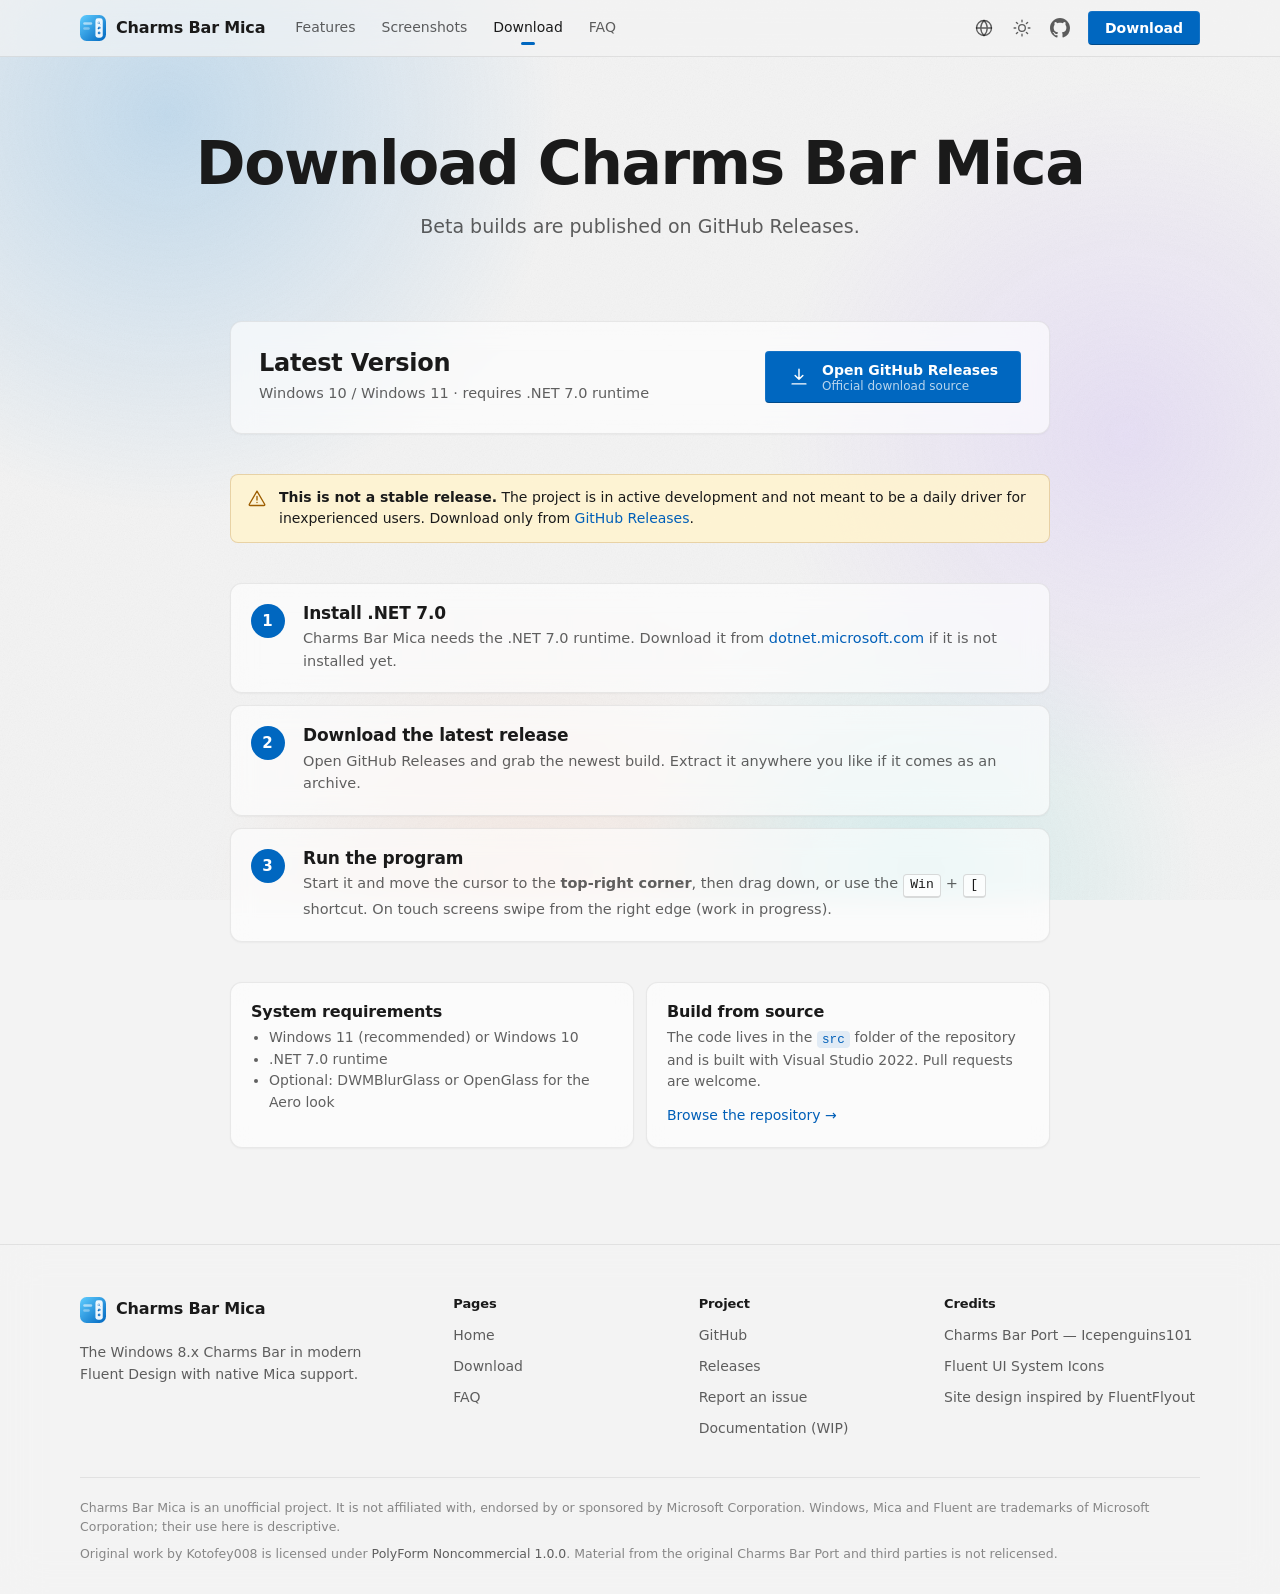
<file: download.html>
<!DOCTYPE html>
<html lang="en" data-theme="light">
<head>
  <meta charset="UTF-8">
  <meta name="viewport" content="width=device-width, initial-scale=1.0">
  <title>Download | Charms Bar Mica</title>
  <meta name="description" content="Download Charms Bar Mica for Windows 10 and 11 from GitHub Releases and get started in a few steps.">
  <meta name="theme-color" content="#f3f3f3" media="(prefers-color-scheme: light)">
  <meta name="theme-color" content="#202020" media="(prefers-color-scheme: dark)">
  <link rel="icon" type="image/svg+xml" href="favicon.svg">
  <script src="assets/js/theme-init.js"></script>
  <link rel="stylesheet" href="assets/css/style.css">
</head>
<body data-page="download">
  <div class="mica" aria-hidden="true">
    <i class="mica__bloom mica__bloom--a"></i><i class="mica__bloom mica__bloom--b"></i>
    <i class="mica__bloom mica__bloom--c"></i><i class="mica__bloom mica__bloom--d"></i>
    <i class="mica__grain"></i>
  </div>

  <div id="site-header"></div>

  <main>
    <header class="page-head container">
      <h1 data-reveal data-i18n="dl.title">Download Charms Bar Mica</h1>
      <p class="lead" data-reveal style="--d:80ms" data-i18n="dl.lead">Beta builds are published on GitHub Releases.</p>
    </header>

    <section class="section--tight">
      <div class="container">

        <div class="card dl-box" data-reveal="scale">
          <div>
            <h2 data-i18n="dl.box.t">Latest Version</h2>
            <p data-i18n="dl.box.p">Windows 10 / Windows 11 · requires .NET 7.0 runtime</p>
          </div>
          <a class="btn btn--accent btn--lg" href="https://github.com/Kotofey008/charms-bar-mica/releases" target="_blank" rel="noopener">
            <svg class="i"><use href="#i-download"/></svg>
            <span class="btn__txt"><strong data-i18n="dl.box.b">Open GitHub Releases</strong><small data-i18n="dl.box.bs">Official download source</small></span>
          </a>
        </div>

        <div class="infobar" style="max-width:820px;margin:0 auto 40px" data-reveal>
          <svg class="i"><use href="#i-warn"/></svg>
          <div data-i18n-html="dl.warn"><strong>This is not a stable release.</strong> The project is in active development and not meant to be a daily driver for inexperienced users. Download only from <a href="https://github.com/Kotofey008/charms-bar-mica/releases" target="_blank" rel="noopener">GitHub Releases</a>.</div>
        </div>

        <div class="steps">
          <div class="card step" data-reveal style="--d:0ms"><div><h3 data-i18n="dl.s1.t">Install .NET 7.0</h3><p data-i18n-html="dl.s1.p">Charms Bar Mica needs the .NET 7.0 runtime. Download it from <a href="https://dotnet.microsoft.com/en-us/download/dotnet/7.0" target="_blank" rel="noopener">dotnet.microsoft.com</a> if it is not installed yet.</p></div></div>
          <div class="card step" data-reveal style="--d:60ms"><div><h3 data-i18n="dl.s2.t">Download the latest release</h3><p data-i18n="dl.s2.p">Open GitHub Releases and grab the newest build. Extract it anywhere you like if it comes as an archive.</p></div></div>
          <div class="card step" data-reveal style="--d:120ms"><div><h3 data-i18n="dl.s3.t">Run the program</h3><p data-i18n-html="dl.s3.p">Start it and move the cursor to the <b>top-right corner</b>, then drag down, or use the <kbd>Win</kbd> + <kbd>[</kbd> shortcut. On touch screens swipe from the right edge (work in progress).</p></div></div>
          <!--div class="card step" data-reveal style="--d:180ms"><div><h3 data-i18n="dl.s4.t">Make it yours</h3><p data-i18n-html="dl.s4.p">Pick one of the built-in styles, pin your own items, remap Search or Start to your favourite tools, or tweak the registry - see the <a href="faq.html">FAQ</a>.</p></div></div-->
        </div>

        <div class="cols-2">
          <div class="card" data-reveal style="--d:0ms">
            <h3 data-i18n="dl.req.t">System requirements</h3>
            <ul>
              <li data-i18n="dl.req.1">Windows 11 (recommended) or Windows 10</li>
              <li data-i18n="dl.req.2">.NET 7.0 runtime</li>
              <li data-i18n="dl.req.3">Optional: DWMBlurGlass or OpenGlass for the Aero look</li>
            </ul>
          </div>
          <div class="card" data-reveal style="--d:70ms">
            <h3 data-i18n="dl.src.t">Build from source</h3>
            <p data-i18n-html="dl.src.p">The code lives in the <code>src</code> folder of the repository and is built with Visual Studio 2022. Pull requests are welcome.</p>
            <p style="margin-top:12px"><a href="https://github.com/Kotofey008/charms-bar-mica" target="_blank" rel="noopener"><span data-i18n="dl.src.l">Browse the repository</span> →</a></p>
          </div>
        </div>
      </div>
    </section>
  </main>

  <div id="site-footer"></div>

  <script src="assets/js/icons.js"></script>
  <script src="assets/js/i18n-ru.js"></script>
  <script src="assets/js/main.js"></script>
</body>
</html>
</file>
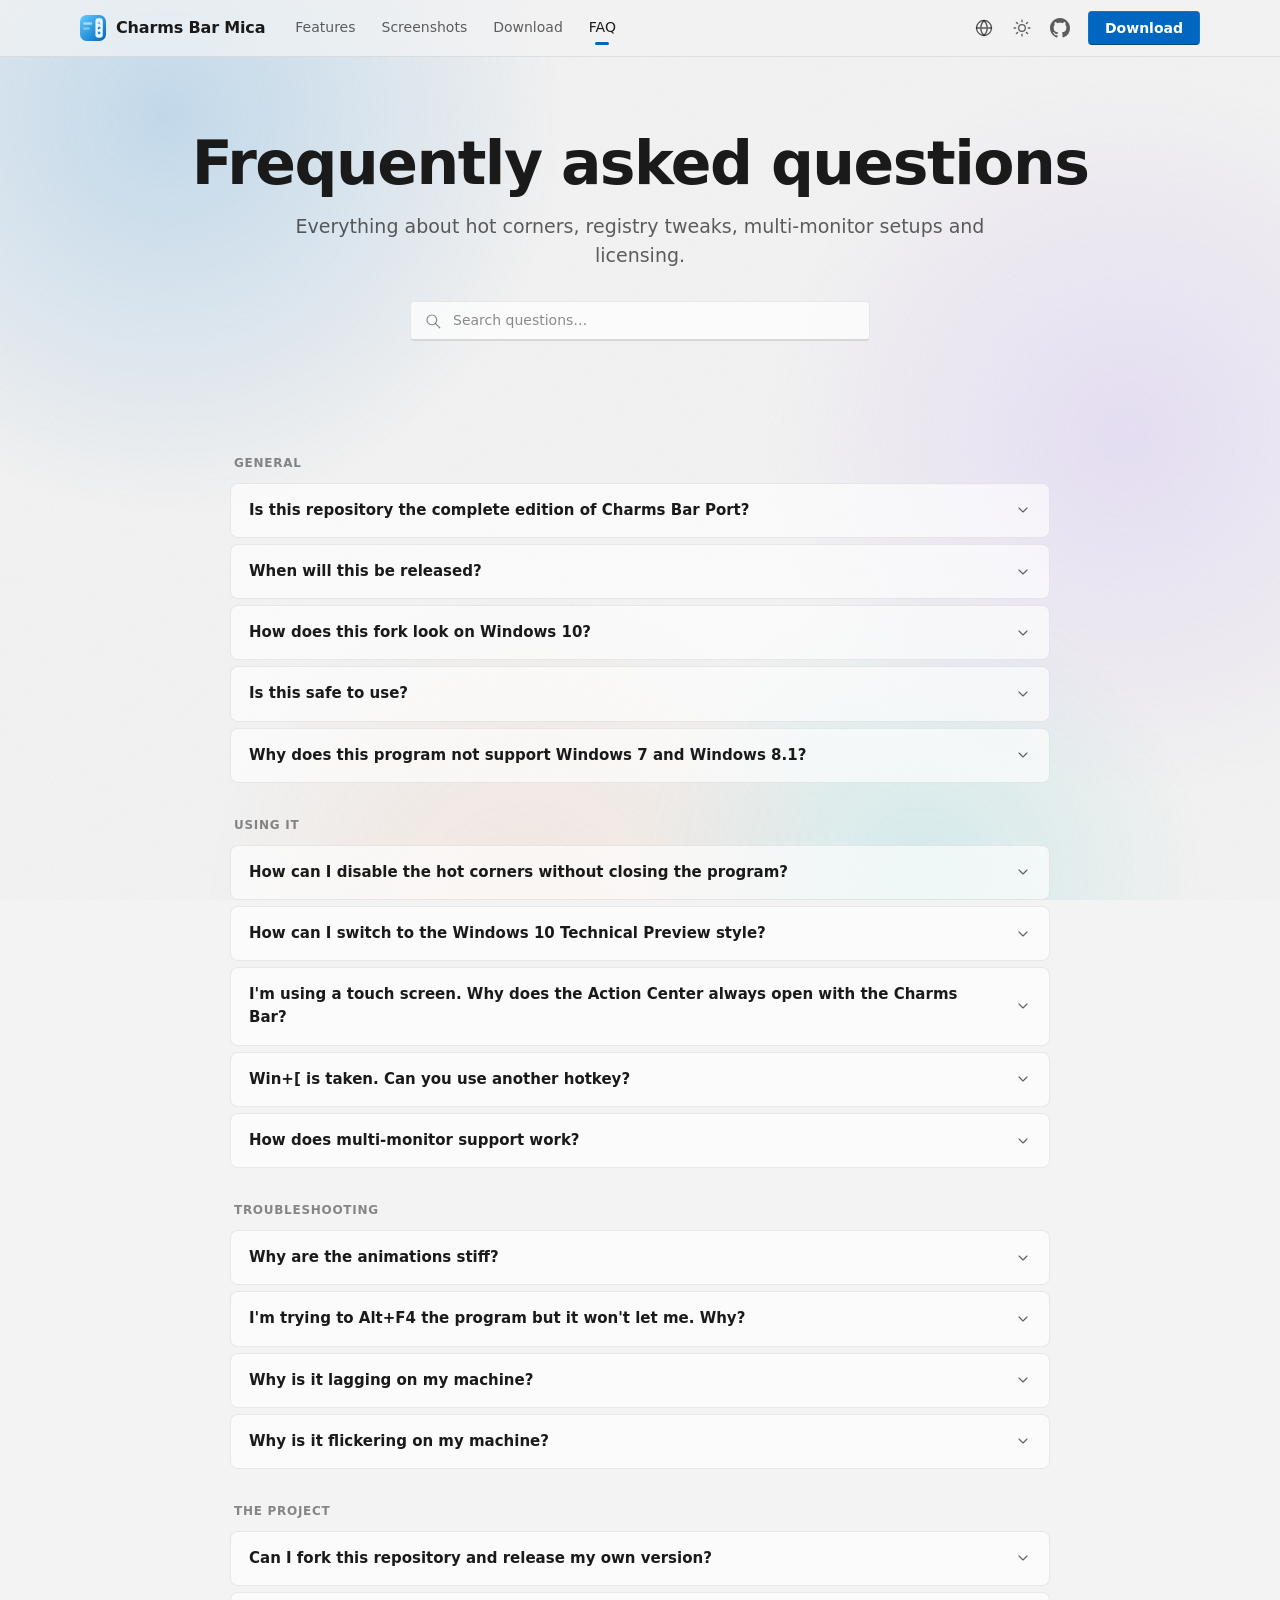
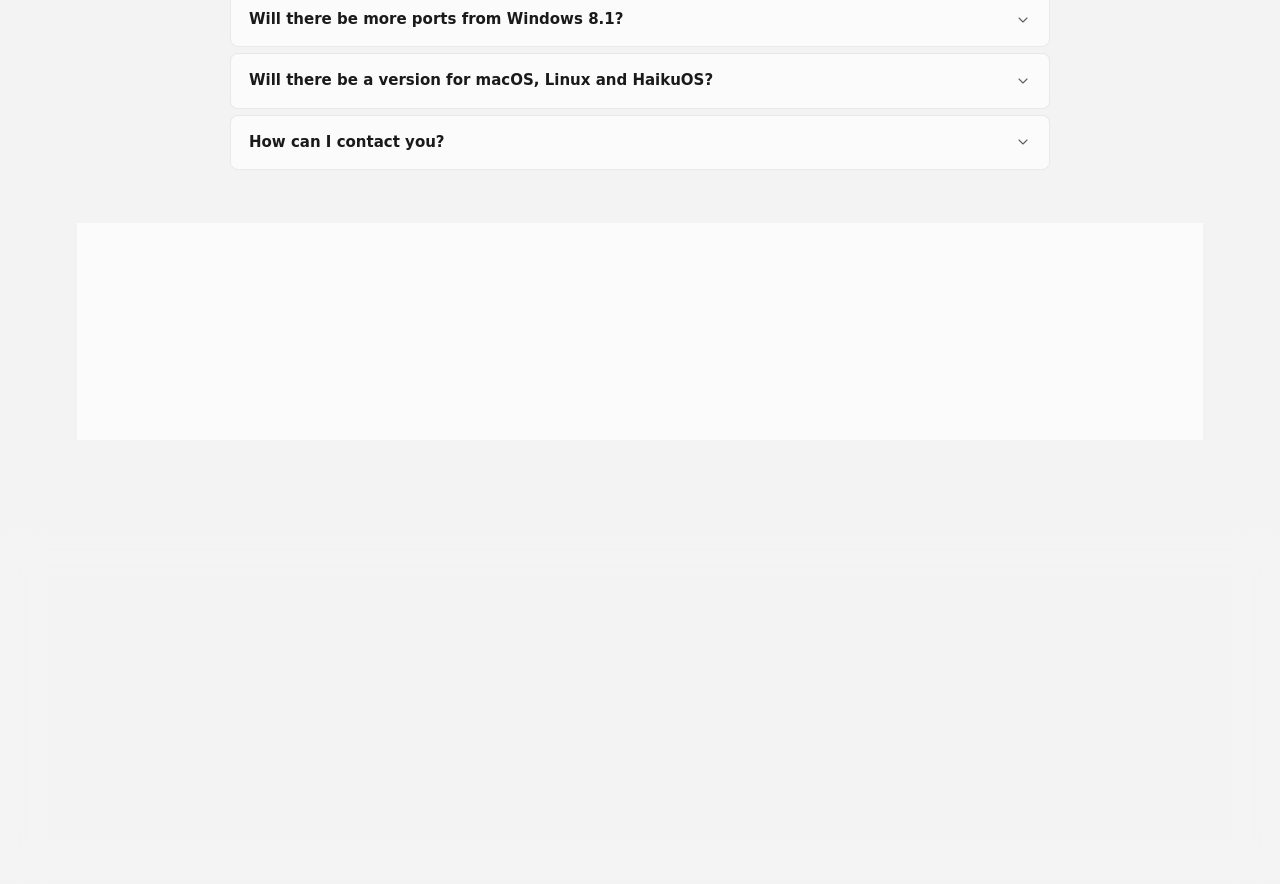
<file: faq.html>
<!DOCTYPE html>
<html lang="en" data-theme="light">
<head>
  <meta charset="UTF-8">
  <meta name="viewport" content="width=device-width, initial-scale=1.0">
  <title>FAQ | Charms Bar Mica</title>
  <meta name="description" content="Answers to common questions about Charms Bar Mica: hot corners, registry tweaks, multi-monitor, licensing and more.">
  <meta name="theme-color" content="#f3f3f3" media="(prefers-color-scheme: light)">
  <meta name="theme-color" content="#202020" media="(prefers-color-scheme: dark)">
  <link rel="icon" type="image/svg+xml" href="favicon.svg">
  <script src="assets/js/theme-init.js"></script>
  <link rel="stylesheet" href="assets/css/style.css">
</head>
<body data-page="faq">
  <div class="mica" aria-hidden="true">
    <i class="mica__bloom mica__bloom--a"></i><i class="mica__bloom mica__bloom--b"></i>
    <i class="mica__bloom mica__bloom--c"></i><i class="mica__bloom mica__bloom--d"></i>
    <i class="mica__grain"></i>
  </div>

  <div id="site-header"></div>

  <main>
    <header class="page-head container">
      <h1 data-reveal data-i18n="faq.title">Frequently asked questions</h1>
      <p class="lead" data-reveal style="--d:80ms" data-i18n="faq.lead">Everything about hot corners, registry tweaks, multi-monitor setups and licensing.</p>
      <div class="search" data-reveal style="--d:140ms">
        <svg class="i"><use href="#i-search"/></svg>
        <input id="faq-search" type="search" autocomplete="off" placeholder="Search questions…" data-i18n-attr="placeholder:faq.search" aria-label="Search questions">
      </div>
    </header>

    <section class="section--tight">
      <div class="container">
        <div class="faq" id="faq-list">
          <h3 class="faq-group" data-i18n="grp.general">General</h3>
          <div class="qa" id="complete"><button class="qa__q" aria-expanded="false"><span data-i18n="qa.complete.q">Is this repository the complete edition of Charms Bar Port?</span><svg class="i"><use href="#i-chevron"/></svg></button><div class="qa__a"><div><div class="qa__body" data-i18n-html="qa.complete.a"><p>No. This project is <b>in development</b> and should not be used by inexperienced users, or as a daily driver, without understanding the risks involved.</p></div></div></div></div>
          <div class="qa" id="release"><button class="qa__q" aria-expanded="false"><span data-i18n="qa.release.q">When will this be released?</span><svg class="i"><use href="#i-chevron"/></svg></button><div class="qa__a"><div><div class="qa__body" data-i18n-html="qa.release.a"><p>Beta releases are already available on <a href="https://github.com/Kotofey008/charms-bar-mica/releases" target="_blank" rel="noopener">GitHub Releases</a>. The stable release will come out when any of builds will be stable and feature-rich enough.</p></div></div></div></div>
          <div class="qa" id="win10"><button class="qa__q" aria-expanded="false"><span data-i18n="qa.win10.q">How does this fork look on Windows 10?</span><svg class="i"><use href="#i-chevron"/></svg></button><div class="qa__a"><div><div class="qa__body" data-i18n-html="qa.win10.a"><p>Exactly the same as the original <a href="https://github.com/Icepenguins101/charms-bar-port" target="_blank" rel="noopener">Charms Bar Port</a>, except for new Fluent UI icons.</p></div></div></div></div>
          <div class="qa" id="safe"><button class="qa__q" aria-expanded="false"><span data-i18n="qa.safe.q">Is this safe to use?</span><svg class="i"><use href="#i-chevron"/></svg></button><div class="qa__a"><div><div class="qa__body" data-i18n-html="qa.safe.a"><p>Yes, as much as a beta-program can be. Always download releases from sources you trust (aka <a href="https://github.com/Kotofey008/charms-bar-mica/releases" target="_blank" rel="noopener">GitHub Releases</a>) and review the source code if you have concerns.</p></div></div></div></div>
          <div class="qa" id="win78"><button class="qa__q" aria-expanded="false"><span data-i18n="qa.win78.q">Why does this program not support Windows 7 and Windows 8.1?</span><svg class="i"><use href="#i-chevron"/></svg></button><div class="qa__a"><div><div class="qa__body" data-i18n-html="qa.win78.a"><p>Charms Bar Mica is designed for Windows 10 and Windows 11. Windows 8.1 already includes the original Charms Bar, while Windows 7 is outside the project's current scope.</p></div></div></div></div>
          <h3 class="faq-group" data-i18n="grp.usage">Using it</h3>
          <div class="qa" id="hotcorners"><button class="qa__q" aria-expanded="false"><span data-i18n="qa.hotcorners.q">How can I disable the hot corners without closing the program?</span><svg class="i"><use href="#i-chevron"/></svg></button><div class="qa__a"><div><div class="qa__body" data-i18n-html="qa.hotcorners.a"><p>This requires editing the Windows Registry. I am not responsible for damage caused by incorrect registry modifications.</p><ol><li>Press <kbd>Win</kbd> + <kbd>R</kbd>, type <code>regedit</code> and press Enter.</li><li>Navigate to <pre>HKEY_CURRENT_USER\Software\Microsoft\Windows\CurrentVersion\ImmersiveShell</pre></li><li>Under <code>ImmersiveShell</code>, create a new key called <code>EdgeUI</code>.</li><li>In <code>EdgeUI</code>, create two DWORD values named <b>DisableTRCorner</b> and <b>DisableBRCorner</b>, and set both to <code>1</code>. Alternatively, create a DWORD named <b>DisableCharmsHint</b> with the value <code>1</code>.</li><li>The hot corners are disabled immediately - no logoff or restart is required.</li></ol><p>To revert, set the values back to <code>0</code> or delete them.</p></div></div></div></div>
          <div class="qa" id="w10tp"><button class="qa__q" aria-expanded="false"><span data-i18n="qa.w10tp.q">How can I switch to the Windows 10 Technical Preview style?</span><svg class="i"><use href="#i-chevron"/></svg></button><div class="qa__a"><div><div class="qa__body" data-i18n-html="qa.w10tp.a"><p>For a true Windows 10 Technical Preview look, stay on the Windows 8.1 Charms Bar theme and edit the Registry. I am not responsible for damage caused by incorrect registry modifications.</p><ol><li>Press <kbd>Win</kbd> + <kbd>R</kbd>, type <code>regedit</code> and press Enter.</li><li>Navigate to <pre>HKEY_CURRENT_USER\Software\Microsoft\Windows\CurrentVersion\ImmersiveShell</pre></li><li>Under <code>ImmersiveShell</code>, create a key called <code>EdgeUI</code>.</li><li>In <code>EdgeUI</code>, create a DWORD named <b>DisableSettingsCharm</b> and set it to <code>1</code>.</li><li>The Settings panel disappears from the Charms Bar - no logoff or restart is required.</li></ol><p>To revert, set the value back to <code>0</code> or delete the DWORD.</p></div></div></div></div>
          <div class="qa" id="touch"><button class="qa__q" aria-expanded="false"><span data-i18n="qa.touch.q">I'm using a touch screen. Why does the Action Center always open with the Charms Bar?</span><svg class="i"><use href="#i-chevron"/></svg></button><div class="qa__a"><div><div class="qa__body" data-i18n-html="qa.touch.a"><p>Because the Action Center uses the same gesture. Disable that gesture first to start using the Charms Bar on a tablet or touch-enabled PC.</p></div></div></div></div>
          <div class="qa" id="hotkey"><button class="qa__q" aria-expanded="false"><span data-i18n="qa.hotkey.q">Win+[ is taken. Can you use another hotkey?</span><svg class="i"><use href="#i-chevron"/></svg></button><div class="qa__a"><div><div class="qa__body" data-i18n-html="qa.hotkey.a"><p>It is the only hotkey that was found unassigned for anything else. If you have it taken, free up the hotkey or change it in the code and recompile the Chamrs Bar Mica</p></div></div></div></div>
          <div class="qa" id="multimon"><button class="qa__q" aria-expanded="false"><span data-i18n="qa.multimon.q">How does multi-monitor support work?</span><svg class="i"><use href="#i-chevron"/></svg></button><div class="qa__a"><div><div class="qa__body" data-i18n-html="qa.multimon.a"><p>If you have two or more monitors, moving your mouse to another monitor changes the <code>activeScreen</code> parameter (<code>0</code> is monitor 1, <code>1</code> is monitor 2, and so on), moving the Charms Bar to the corresponding screen.</p><p>If it was activated by mouse but has not completely expanded, moving to another monitor forces the Charms Bar to deactivate. This fixes a bug in the original version where the Charms Bar could remain visible on the previous monitor.</p></div></div></div></div>
          <h3 class="faq-group" data-i18n="grp.trouble">Troubleshooting</h3>
          <div class="qa" id="stiff"><button class="qa__q" aria-expanded="false"><span data-i18n="qa.stiff.q">Why are the animations stiff?</span><svg class="i"><use href="#i-chevron"/></svg></button><div class="qa__a"><div><div class="qa__body" data-i18n-html="qa.stiff.a"><p>The animations are still being improved, so they may not perfectly match the original Windows 8.x behaviour.</p></div></div></div></div>
          <div class="qa" id="altf4"><button class="qa__q" aria-expanded="false"><span data-i18n="qa.altf4.q">I'm trying to Alt+F4 the program but it won't let me. Why?</span><svg class="i"><use href="#i-chevron"/></svg></button><div class="qa__a"><div><div class="qa__body" data-i18n-html="qa.altf4.a"><p>This is a workaround for a crash bug. Use Task Manager if you need to stop the program.</p></div></div></div></div>
          <div class="qa" id="lag"><button class="qa__q" aria-expanded="false"><span data-i18n="qa.lag.q">Why is it lagging on my machine?</span><svg class="i"><use href="#i-chevron"/></svg></button><div class="qa__a"><div><div class="qa__body" data-i18n-html="qa.lag.a"><p>Because this is public beta. I genuinely don't know why it may lag on some machines. If you can reproduce the problem, please report it through the <a href="https://github.com/Kotofey008/charms-bar-mica/issues" target="_blank" rel="noopener">GitHub Issues</a> page with your hardware and Windows version. There should be no performance issues since I've changed network icon behaviour.</p></div></div></div></div>
          <div class="qa" id="flicker"><button class="qa__q" aria-expanded="false"><span data-i18n="qa.flicker.q">Why is it flickering on my machine?</span><svg class="i"><use href="#i-chevron"/></svg></button><div class="qa__a"><div><div class="qa__body" data-i18n-html="qa.flicker.a"><p>This may be hardware-specific. If you can reproduce the problem, please report it through <a href="https://github.com/Kotofey008/charms-bar-mica/issues" target="_blank" rel="noopener">GitHub Issues</a> with your hardware and Windows version.</p></div></div></div></div>
          <h3 class="faq-group" data-i18n="grp.project">The project</h3>
          <div class="qa" id="fork"><button class="qa__q" aria-expanded="false"><span data-i18n="qa.fork.q">Can I fork this repository and release my own version?</span><svg class="i"><use href="#i-chevron"/></svg></button><div class="qa__a"><div><div class="qa__body" data-i18n-html="qa.fork.a"><p>Technically yes, but the original repository does not provide a license for its code. This project only grants rights to original material contributed by Kotofey008 under the license described in <a href="https://github.com/Kotofey008/charms-bar-mica/blob/main/LICENSE.md" target="_blank" rel="noopener">LICENSE.md</a> (PolyForm Noncommercial 1.0.0).</p><p>Material originating from the original Charms Bar Port repository or other third parties is not relicensed by this project.</p></div></div></div></div>
          <div class="qa" id="more"><button class="qa__q" aria-expanded="false"><span data-i18n="qa.more.q">Will there be more ports from Windows 8.1?</span><svg class="i"><use href="#i-chevron"/></svg></button><div class="qa__a"><div><div class="qa__body" data-i18n-html="qa.more.a"><p>The plan is to try porting more Windows 8.1 features to modern Windows, including hot corners with proper animations and potentially the Start Screen.</p></div></div></div></div>
          <div class="qa" id="platforms"><button class="qa__q" aria-expanded="false"><span data-i18n="qa.platforms.q">Will there be a version for macOS, Linux and HaikuOS?</span><svg class="i"><use href="#i-chevron"/></svg></button><div class="qa__a"><div><div class="qa__body" data-i18n-html="qa.platforms.a"><p>Maybe. Other platforms are interesting to experiment with in the future, but Windows is currently the main target.</p></div></div></div></div>
          <div class="qa" id="contact"><button class="qa__q" aria-expanded="false"><span data-i18n="qa.contact.q">How can I contact you?</span><svg class="i"><use href="#i-chevron"/></svg></button><div class="qa__a"><div><div class="qa__body" data-i18n-html="qa.contact.a"><p>Report bugs, suggest features or discuss contributions through <a href="https://github.com/Kotofey008/charms-bar-mica/issues" target="_blank" rel="noopener">GitHub Issues</a> or by <a href="mailto:contact@mail.0nl.ru">email</a>.</p></div></div></div></div>
          <p class="empty" id="faq-empty" hidden data-i18n="faq.empty">No questions match your search.</p>
        </div>

        <div class="card cta" style="margin-top:56px;padding:40px 24px" data-reveal="scale">
          <h2 style="font-size:28px" data-i18n="faq.cta.t">Still stuck?</h2>
          <p class="lead" style="margin-bottom:20px" data-i18n="faq.cta.p">Open an issue with your hardware and Windows version - it helps a lot.</p>
          <div class="hero__cta" style="margin-top:0">
            <a class="btn btn--accent" href="https://github.com/Kotofey008/charms-bar-mica/issues" target="_blank" rel="noopener"><svg class="i"><use href="#i-bug"/></svg><span data-i18n="faq.cta.b1">Report an issue</span></a>
            <a class="btn" href="mailto:contact@mail.0nl.ru"><svg class="i"><use href="#i-mail"/></svg><span data-i18n="faq.cta.b2">Send an email</span></a>
          </div>
        </div>
      </div>
    </section>
  </main>

  <div id="site-footer"></div>

  <script src="assets/js/icons.js"></script>
  <script src="assets/js/i18n-ru.js"></script>
  <script src="assets/js/main.js"></script>
</body>
</html>
</file>
<file: assets/css/style.css>
/* ==========================================================================
   Charms Bar Mica - website
   Materials: Mica (page background) · Mica Alt (navigation) · Layer (cards)
   Controls:  Fluent 2 / WinUI 3 (buttons, pivot, info bar, menu flyout)
   ========================================================================== */

/* ---------- Tokens ---------- */
:root {
  --font: "Segoe UI Variable Text", "Segoe UI Variable", "Segoe UI", system-ui, -apple-system, "Noto Sans", Roboto, sans-serif;
  --font-display: "Segoe UI Variable Display", "Segoe UI Variable", "Segoe UI", system-ui, -apple-system, "Noto Sans", Roboto, sans-serif;
  --font-mono: "Cascadia Code", "Cascadia Mono", Consolas, ui-monospace, SFMono-Regular, Menlo, monospace;

  --accent: #0067c0;
  --accent-hover: #1975c5;
  --accent-press: #3183ca;
  --on-accent: #ffffff;
  --accent-text: #005fb8;
  --accent-soft: rgba(0, 103, 192, .10);

  --text: #1a1a1a;
  --text-2: rgba(0, 0, 0, .62);
  --text-3: rgba(0, 0, 0, .45);

  --mica-base: #f3f3f3;
  --mica-tint-a: rgba(0, 120, 212, .20);
  --mica-tint-b: rgba(168, 120, 255, .16);
  --mica-tint-c: rgba(255, 160, 110, .13);
  --mica-tint-d: rgba(0, 190, 190, .12);
  --mica-noise-opacity: .07;

  --layer: rgba(255, 255, 255, .62);
  --layer-hover: rgba(255, 255, 255, .86);
  --layer-solid: #ffffff;
  --control: rgba(255, 255, 255, .70);
  --control-hover: rgba(249, 249, 249, .50);
  --control-press: rgba(249, 249, 249, .30);
  --stroke: rgba(0, 0, 0, .075);
  --stroke-2: rgba(0, 0, 0, .14);
  --divider: rgba(0, 0, 0, .08);
  --reveal: rgba(255, 255, 255, .9);

  --shadow-card: 0 1px 2px rgba(0, 0, 0, .04), 0 0 1px rgba(0, 0, 0, .06);
  --shadow-raised: 0 4px 8px rgba(0, 0, 0, .06), 0 0 2px rgba(0, 0, 0, .08);
  --shadow-flyout: 0 8px 16px rgba(0, 0, 0, .14), 0 0 2px rgba(0, 0, 0, .12);
  --shadow-window: 0 32px 64px rgba(0, 0, 0, .22), 0 2px 21px rgba(0, 0, 0, .14);

  --info-bg: rgba(255, 244, 206, .85);
  --info-stroke: rgba(157, 93, 0, .22);
  --info-icon: #9d5d00;

  --r-s: 4px;
  --r-m: 8px;
  --r-l: 12px;
  --r-xl: 16px;

  --ease-out: cubic-bezier(.1, .9, .2, 1);
  --ease-fluent: cubic-bezier(.33, 0, .67, 1);

  --nav-h: 56px;
  --container: 1120px;
  color-scheme: light;
}

html[data-theme="dark"] {
  --accent: #60cdff;
  --accent-hover: #58bdee;
  --accent-press: #4fa8d6;
  --on-accent: #000000;
  --accent-text: #60cdff;
  --accent-soft: rgba(96, 205, 255, .12);

  --text: #ffffff;
  --text-2: rgba(255, 255, 255, .79);
  --text-3: rgba(255, 255, 255, .54);

  --mica-base: #202020;
  --mica-tint-a: rgba(0, 103, 192, .42);
  --mica-tint-b: rgba(120, 72, 210, .30);
  --mica-tint-c: rgba(200, 80, 120, .12);
  --mica-tint-d: rgba(0, 150, 160, .18);
  --mica-noise-opacity: .09;

  --layer: rgba(255, 255, 255, .045);
  --layer-hover: rgba(255, 255, 255, .075);
  --layer-solid: #2b2b2b;
  --control: rgba(255, 255, 255, .06);
  --control-hover: rgba(255, 255, 255, .085);
  --control-press: rgba(255, 255, 255, .04);
  --stroke: rgba(255, 255, 255, .08);
  --stroke-2: rgba(255, 255, 255, .16);
  --divider: rgba(255, 255, 255, .08);
  --reveal: rgba(255, 255, 255, .18);

  --shadow-card: 0 1px 2px rgba(0, 0, 0, .18);
  --shadow-raised: 0 4px 8px rgba(0, 0, 0, .26), 0 0 2px rgba(0, 0, 0, .3);
  --shadow-flyout: 0 8px 16px rgba(0, 0, 0, .36), 0 0 2px rgba(0, 0, 0, .4);
  --shadow-window: 0 32px 64px rgba(0, 0, 0, .5), 0 2px 21px rgba(0, 0, 0, .4);

  --info-bg: rgba(67, 53, 25, .85);
  --info-stroke: rgba(255, 244, 206, .12);
  --info-icon: #fce100;
  color-scheme: dark;
}

/* ---------- Base ---------- */
*, *::before, *::after { box-sizing: border-box; }
html { scroll-behavior: smooth; scroll-padding-top: calc(var(--nav-h) + 16px); -webkit-text-size-adjust: 100%; }
body {
  margin: 0;
  font-family: var(--font);
  font-size: 15px;
  line-height: 1.55;
  color: var(--text);
  background: var(--mica-base);
  overflow-x: hidden;
  -webkit-font-smoothing: antialiased;
  text-rendering: optimizeLegibility;
  transition: background-color .3s var(--ease-fluent), color .3s var(--ease-fluent);
}
img, svg, video { display: block; max-width: 100%; }
a { color: var(--accent-text); text-decoration: none; }
a:hover { text-decoration: underline; text-underline-offset: .2em; }
h1, h2, h3, h4 { font-family: var(--font-display); font-weight: 600; letter-spacing: -.01em; margin: 0; line-height: 1.15; }
p { margin: 0; }
code, kbd { font-family: var(--font-mono); font-size: .9em; }
code { background: var(--accent-soft); color: var(--accent-text); padding: .12em .42em; border-radius: var(--r-s); }
kbd {
  display: inline-block; padding: .05em .5em; border-radius: var(--r-s);
  border: 1px solid var(--stroke-2); border-bottom-width: 2px; background: var(--control); color: var(--text);
}
::selection { background: color-mix(in srgb, var(--accent) 35%, transparent); }

:focus-visible { outline: 2px solid var(--text); outline-offset: 2px; border-radius: var(--r-s); box-shadow: 0 0 0 4px var(--layer-solid); }

.sr-only { position: absolute; width: 1px; height: 1px; padding: 0; margin: -1px; overflow: hidden; clip: rect(0, 0, 0, 0); white-space: nowrap; border: 0; }
.container { width: min(100% - 48px, var(--container)); margin-inline: auto; }
.i { width: 20px; height: 20px; flex: none; stroke: currentColor; fill: none; stroke-width: 1.6; stroke-linecap: round; stroke-linejoin: round; }
.i--fill { fill: currentColor; stroke: none; }

/* ---------- MICA ----------
   Real Mica samples the desktop wallpaper, blurs it heavily and tints it.
   We recreate that: base colour + large blurred wallpaper "blooms" + fine grain.   */
.mica {
  position: fixed; inset: 0; z-index: -1; overflow: hidden; background: var(--mica-base);
  pointer-events: none; transition: background-color .3s var(--ease-fluent);
}
.mica__bloom {
  position: absolute; border-radius: 50%; will-change: transform;
  transition: background .4s var(--ease-fluent);
}
.mica__bloom--a { width: 62vmax; height: 62vmax; left: -18vmax; top: -22vmax; background: radial-gradient(closest-side, var(--mica-tint-a), transparent); animation: drift-a 70s ease-in-out infinite alternate; }
.mica__bloom--b { width: 56vmax; height: 56vmax; right: -16vmax; top: 6vmax; background: radial-gradient(closest-side, var(--mica-tint-b), transparent); animation: drift-b 85s ease-in-out infinite alternate; }
.mica__bloom--c { width: 50vmax; height: 50vmax; left: 16vmax; bottom: -26vmax; background: radial-gradient(closest-side, var(--mica-tint-c), transparent); animation: drift-c 95s ease-in-out infinite alternate; }
.mica__bloom--d { width: 44vmax; height: 44vmax; right: 6vmax; bottom: -20vmax; background: radial-gradient(closest-side, var(--mica-tint-d), transparent); animation: drift-a 110s ease-in-out infinite alternate-reverse; }
.mica__grain {
  position: absolute; inset: 0; opacity: var(--mica-noise-opacity);
  background-image: url("data:image/svg+xml,%3Csvg xmlns='http://www.w3.org/2000/svg' width='180' height='180'%3E%3Cfilter id='n'%3E%3CfeTurbulence type='fractalNoise' baseFrequency='.85' numOctaves='3' stitchTiles='stitch'/%3E%3CfeColorMatrix type='saturate' values='0'/%3E%3C/filter%3E%3Crect width='100%25' height='100%25' filter='url(%23n)'/%3E%3C/svg%3E");
  background-size: 180px 180px;
}
@keyframes drift-a { to { transform: translate3d(6vmax, 4vmax, 0) scale(1.08); } }
@keyframes drift-b { to { transform: translate3d(-5vmax, 6vmax, 0) scale(.94); } }
@keyframes drift-c { to { transform: translate3d(8vmax, -4vmax, 0) scale(1.1); } }

/* Mica Alt / Acrylic for chrome that sits above content */
.mica-alt {
  background: color-mix(in srgb, var(--mica-base) 72%, transparent);
  -webkit-backdrop-filter: blur(28px) saturate(1.6);
  backdrop-filter: blur(28px) saturate(1.6);
}

/* ---------- Buttons ---------- */
.btn {
  --h: 34px;
  display: inline-flex; align-items: center; justify-content: center; gap: 8px;
  min-height: var(--h); padding: 0 16px; font: inherit; font-size: 14px; font-weight: 400; line-height: 1;
  color: var(--text); background: var(--control); border: 1px solid var(--stroke); border-bottom-color: var(--stroke-2);
  border-radius: var(--r-s); cursor: pointer; text-decoration: none; white-space: nowrap;
  transition: background-color .12s var(--ease-fluent), transform .12s var(--ease-fluent), border-color .12s;
  -webkit-user-select: none; user-select: none;
}
.btn:hover { background: var(--control-hover); text-decoration: none; }
.btn:active { background: var(--control-press); color: var(--text-2); transform: scale(.985); }
.btn--accent {
  color: var(--on-accent); background: var(--accent); border-color: rgba(255, 255, 255, .08); border-bottom-color: rgba(0, 0, 0, .28);
  font-weight: 600;
}
html[data-theme="dark"] .btn--accent { border-color: rgba(255, 255, 255, .08); border-bottom-color: rgba(0, 0, 0, .35); }
.btn--accent:hover { background: var(--accent-hover); }
.btn--accent:active { background: var(--accent-press); color: var(--on-accent); opacity: .9; }
.btn--lg { --h: 52px; padding: 0 22px; gap: 12px; text-align: left; }
.btn--lg .i { width: 22px; height: 22px; }
.btn__txt { display: flex; flex-direction: column; gap: 3px; }
.btn__txt strong { font-size: 14px; font-weight: 600; }
.btn__txt small { font-size: 12px; opacity: .72; font-weight: 400; }
.btn--subtle { background: transparent; border-color: transparent; }
.btn--subtle:hover { background: var(--control); }
.btn--icon { width: 36px; padding: 0; min-height: 36px; background: transparent; border-color: transparent; color: var(--text-2); }
.btn--icon:hover { background: var(--control); color: var(--text); }
.btn--icon[aria-expanded="true"] { background: var(--control); color: var(--text); }

/* ---------- Navigation ---------- */
.nav { position: sticky; top: 0; z-index: 50; border-bottom: 1px solid var(--divider); }
.nav__in { height: var(--nav-h); display: flex; align-items: center; gap: 4px; }
.brand { display: inline-flex; align-items: center; gap: 10px; color: var(--text); font-family: var(--font-display); font-weight: 600; font-size: 16px; letter-spacing: -.01em; margin-right: 14px; }
.brand:hover { text-decoration: none; }
.brand img { width: 26px; height: 26px; }
.nav__links { display: flex; align-items: center; gap: 2px; }
.nav__link {
  position: relative; padding: 7px 12px; border-radius: var(--r-s); color: var(--text-2); font-size: 14px; transition: background-color .12s, color .12s;
}
.nav__link:hover { background: var(--control); color: var(--text); text-decoration: none; }
.nav__link[aria-current="page"] { color: var(--text); }
.nav__link[aria-current="page"]::after {
  content: ""; position: absolute; left: 50%; bottom: 1px; width: 14px; height: 3px; margin-left: -7px; border-radius: 3px; background: var(--accent);
}
.nav__spacer { flex: 1; }
.nav__end { display: flex; align-items: center; gap: 2px; }
.nav__end .btn--accent { margin-left: 8px; }
.nav__burger { display: none; }

.menu-wrap { position: relative; }
.flyout {
  position: absolute; top: calc(100% + 8px); right: 0; z-index: 60; min-width: 210px; white-space: nowrap; padding: 4px; border-radius: var(--r-m);
  background: color-mix(in srgb, var(--layer-solid) 88%, transparent); -webkit-backdrop-filter: blur(30px) saturate(1.5); backdrop-filter: blur(30px) saturate(1.5);
  border: 1px solid var(--stroke-2); box-shadow: var(--shadow-flyout);
  opacity: 0; transform: translateY(-6px) scale(.98); transform-origin: top right; visibility: hidden; pointer-events: none;
  transition: opacity .15s var(--ease-fluent), transform .2s var(--ease-out), visibility 0s .2s;
}
.flyout.open { opacity: 1; transform: none; visibility: visible; pointer-events: auto; transition-delay: 0s; }
.flyout__item {
  position: relative; display: flex; align-items: center; gap: 12px; width: 100%; padding: 8px 12px 8px 16px; font: inherit; font-size: 14px; color: var(--text);
  background: transparent; border: 0; border-radius: var(--r-s); cursor: pointer; text-align: left;
}
.flyout__item:hover { background: var(--control); }
.flyout__item[aria-checked="true"]::before { content: ""; position: absolute; left: 3px; top: 10px; bottom: 10px; width: 3px; border-radius: 3px; background: var(--accent); }
.flyout__item .i { color: var(--text-2); }
.flyout__sep { height: 1px; margin: 4px 8px; background: var(--divider); }

.mobile-panel {
  display: none; position: fixed; inset: var(--nav-h) 0 0 0; z-index: 49; padding: 12px 24px 32px; overflow-y: auto;
  background: color-mix(in srgb, var(--mica-base) 94%, transparent); -webkit-backdrop-filter: blur(30px); backdrop-filter: blur(30px);
  opacity: 0; visibility: hidden; transform: translateY(-8px); transition: opacity .2s, transform .25s var(--ease-out), visibility 0s .25s;
}
.mobile-panel.open { opacity: 1; visibility: visible; transform: none; transition-delay: 0s; }
.mobile-panel a { display: flex; align-items: center; justify-content: space-between; padding: 16px 4px; font-family: var(--font-display); font-size: 24px; font-weight: 600; color: var(--text); border-bottom: 1px solid var(--divider); }
.mobile-panel a:hover { text-decoration: none; color: var(--accent-text); }

/* ---------- Layout helpers ---------- */
.section { padding: 88px 0; position: relative; }
.section--tight { padding: 56px 0; }
.eyebrow {
  display: inline-flex; align-items: center; gap: 8px; margin-bottom: 14px; padding: 4px 12px; font-size: 12px; font-weight: 600; letter-spacing: .02em;
  color: var(--accent-text); background: var(--accent-soft); border-radius: 999px;
}
.h-section { font-size: clamp(30px, 4.2vw, 44px); margin-bottom: 14px; }
.lead { font-size: clamp(16px, 1.6vw, 19px); color: var(--text-2); max-width: 62ch; }
.center { text-align: center; }
.center .lead { margin-inline: auto; }

/* Layer surface (Fluent "card") with reveal highlight that follows the pointer */
.card {
  position: relative; border-radius: var(--r-l); background: var(--layer); border: 1px solid var(--stroke); box-shadow: var(--shadow-card);
  -webkit-backdrop-filter: blur(12px) saturate(1.2); backdrop-filter: blur(12px) saturate(1.2);
  transition: background-color .15s var(--ease-fluent), transform .25s var(--ease-out), box-shadow .25s var(--ease-out), border-color .15s;
}
.card--reveal::before {
  content: ""; position: absolute; inset: -1px; border-radius: inherit; padding: 1px; pointer-events: none; opacity: 0; transition: opacity .2s;
  background: radial-gradient(240px circle at var(--mx, 50%) var(--my, 50%), var(--reveal), transparent 70%);
  -webkit-mask: linear-gradient(#000 0 0) content-box, linear-gradient(#000 0 0); -webkit-mask-composite: xor;
  mask: linear-gradient(#000 0 0) content-box exclude, linear-gradient(#000 0 0);
}
.card--reveal:hover { background: var(--layer-hover); }
.card--reveal:hover::before { opacity: 1; }
.card--lift:hover { transform: translateY(-3px); box-shadow: var(--shadow-raised); }

/* Info bar */
.infobar {
  display: flex; gap: 12px; align-items: flex-start; padding: 12px 16px; border-radius: var(--r-m);
  background: var(--info-bg); border: 1px solid var(--info-stroke); font-size: 14px;
}
.infobar .i { color: var(--info-icon); margin-top: 1px; }
.infobar strong { font-weight: 600; }

/* ---------- Reveal on scroll ---------- */
.js [data-reveal] { opacity: 0; transform: translateY(22px); transition: opacity .7s var(--ease-fluent), transform .8s var(--ease-out); transition-delay: var(--d, 0ms); }
.js [data-reveal="left"] { transform: translateX(-28px); }
.js [data-reveal="right"] { transform: translateX(28px); }
.js [data-reveal="scale"] { transform: scale(.96); }
.js [data-reveal].in { opacity: 1; transform: none; }

/* ---------- Hero ---------- */
.hero { position: relative; overflow: hidden; padding: 72px 0 40px; }
.hero__lines { position: absolute; inset: 0; pointer-events: none; mask-image: linear-gradient(#000 60%, transparent); -webkit-mask-image: linear-gradient(#000 60%, transparent); }
.hero__lines svg { width: 100%; height: 100%; }
.hero__text { position: relative; text-align: center; max-width: 780px; margin: 0 auto 36px; }
.hero__badge { display: inline-flex; align-items: center; gap: 8px; margin-bottom: 22px; padding: 5px 14px 5px 6px; border-radius: 999px; background: var(--layer); border: 1px solid var(--stroke); font-size: 13px; color: var(--text-2); }
.hero__badge b { padding: 2px 9px; border-radius: 999px; background: var(--accent); color: var(--on-accent); font-weight: 600; font-size: 11px; letter-spacing: .03em; text-transform: uppercase; }
.hero h1 { font-size: clamp(44px, 8vw, 84px); letter-spacing: -.03em; line-height: 1.02; margin-bottom: 22px; }
.hero h1 span { background: linear-gradient(100deg, var(--text) 10%, var(--accent) 90%); -webkit-background-clip: text; background-clip: text; color: transparent; }
.hero .lead { margin: 0 auto 8px; font-size: clamp(17px, 2vw, 21px); }
.hero__cta { display: flex; flex-wrap: wrap; gap: 10px; justify-content: center; margin-top: 30px; }
.hero__meta { display: flex; flex-wrap: wrap; gap: 8px 26px; justify-content: center; margin-top: 28px; font-size: 14px; color: var(--text-2); }
.hero__meta div { display: inline-flex; align-items: center; gap: 8px; }
.hero__meta .i { width: 18px; height: 18px; color: var(--accent-text); }

/* ---------- Desktop demo (interactive Charms Bar) ---------- */
.stage { position: relative; max-width: 960px; margin: 0 auto; }
.desk {
  position: relative; aspect-ratio: 16 / 10; border-radius: var(--r-xl); overflow: hidden; isolation: isolate;
  border: 1px solid var(--stroke-2); box-shadow: var(--shadow-window); background: #0f2a4a;
}
.desk__wall {
  position: absolute; inset: 0; z-index: -2;
  background:
    radial-gradient(60% 80% at 22% 78%, #ff5fa2 0%, transparent 60%),
    radial-gradient(55% 70% at 70% 20%, #3aa7ff 0%, transparent 62%),
    radial-gradient(50% 60% at 88% 85%, #7a4dff 0%, transparent 60%),
    radial-gradient(60% 60% at 10% 10%, #00d0b8 0%, transparent 60%),
    linear-gradient(135deg, #1f3b9e, #6a2bd6);
  filter: saturate(1.1);
}
html[data-theme="light"] .desk__wall {
  background:
    radial-gradient(60% 80% at 22% 78%, #ffb3d1 0%, transparent 60%),
    radial-gradient(55% 70% at 70% 20%, #9bd3ff 0%, transparent 62%),
    radial-gradient(50% 60% at 88% 85%, #c9b3ff 0%, transparent 60%),
    radial-gradient(60% 60% at 10% 10%, #a5f0e3 0%, transparent 60%),
    linear-gradient(135deg, #cfe3ff, #e6d6ff);
}
.desk__win {
  position: absolute; left: 6%; top: 11%; width: 62%; height: 66%; border-radius: var(--r-l); overflow: hidden;
  background: color-mix(in srgb, var(--mica-base) 86%, transparent); -webkit-backdrop-filter: blur(24px); backdrop-filter: blur(24px);
  border: 1px solid var(--stroke-2); box-shadow: var(--shadow-flyout);
}
.desk__title { height: 9%; min-height: 22px; display: flex; align-items: center; gap: 6px; padding: 0 12px; border-bottom: 1px solid var(--divider); }
.desk__title i { width: 9px; height: 9px; border-radius: 50%; background: var(--text-3); opacity: .5; }
.desk__title b { margin-left: auto; width: 24%; height: 7px; border-radius: 4px; background: var(--text-3); opacity: .25; }
.desk__body { padding: 5% 6%; display: grid; gap: 10px; }
.desk__body span { height: 9px; border-radius: 5px; background: var(--text-3); opacity: .22; }
.desk__body span:nth-child(1) { width: 46%; height: 14px; opacity: .45; }
.desk__body span:nth-child(2) { width: 88%; } .desk__body span:nth-child(3) { width: 74%; } .desk__body span:nth-child(4) { width: 81%; }
.desk__body span:nth-child(5) { width: 40%; margin-top: 8px; height: 26px; border-radius: 4px; background: var(--accent); opacity: .85; }
.desk__task {
  position: absolute; left: 0; right: 0; bottom: 0; height: 7.5%; min-height: 24px; display: flex; align-items: center; justify-content: center; gap: 8px;
  background: color-mix(in srgb, var(--mica-base) 78%, transparent); -webkit-backdrop-filter: blur(30px) saturate(1.5); backdrop-filter: blur(30px) saturate(1.5);
  border-top: 1px solid var(--divider);
}
.desk__task i { width: 4.2%; max-width: 26px; aspect-ratio: 1; border-radius: 6px; background: var(--text-3); opacity: .35; }
.desk__task i:first-child { background: var(--accent); opacity: .9; }
.desk__task i.on { opacity: .6; }
.desk__hot { position: absolute; top: 0; right: 0; width: 64px; height: 64px; z-index: 3; cursor: pointer; padding: 0; margin: 0; border: 0; background: transparent; appearance: none; -webkit-appearance: none; }
.desk__hot::after {
  content: ""; position: absolute; top: 8px; right: 8px; width: 14px; height: 14px; border-top: 2px solid rgba(255, 255, 255, .85); border-right: 2px solid rgba(255, 255, 255, .85); border-top-right-radius: 4px;
  opacity: 0; transition: opacity .2s; filter: drop-shadow(0 1px 2px rgba(0, 0, 0, .4));
}
.desk:hover .desk__hot::after { opacity: 1; animation: pulse 1.6s ease-in-out infinite; }
.desk.open .desk__hot::after { opacity: 0; animation: none; }
@keyframes pulse { 50% { transform: translate(-3px, 3px); } }

.charms {
  position: absolute; top: 0; right: 0; bottom: 0; width: 17%; min-width: 74px; z-index: 4; display: flex; flex-direction: column; justify-content: center;
  background: color-mix(in srgb, var(--mica-base) 70%, transparent); -webkit-backdrop-filter: blur(34px) saturate(1.7); backdrop-filter: blur(34px) saturate(1.7);
  border-left: 1px solid var(--stroke-2); box-shadow: -10px 0 30px rgba(0, 0, 0, .18);
  transform: translateX(104%); transition: transform .42s var(--ease-out);
}
.desk.open .charms { transform: none; }
.charm {
  position: relative; display: flex; flex-direction: column; align-items: center; gap: 6px; padding: 5% 4%; flex: 1 1 0; max-height: 17%; justify-content: center;
  font: inherit; font-size: clamp(8px, 1.15vw, 12px); color: var(--text); background: transparent; border: 0; cursor: pointer;
  opacity: 0; transform: translateX(26px); transition: background-color .12s, opacity .35s var(--ease-fluent), transform .45s var(--ease-out);
}
.charm .i { width: clamp(18px, 2.7vw, 28px); height: clamp(18px, 2.7vw, 28px); stroke-width: 1.5; }
.desk.open .charm { opacity: 1; transform: none; transition-delay: calc(var(--n) * 45ms + 80ms); }
.charm:hover { background: color-mix(in srgb, var(--accent) 22%, transparent); }
.charm:active { background: color-mix(in srgb, var(--accent) 36%, transparent); }
.charm.pop::after {
  content: attr(data-hint); position: absolute; right: calc(100% + 10px); top: 50%; transform: translateY(-50%); padding: 6px 10px; border-radius: var(--r-s); font-size: 12px; white-space: nowrap;
  color: var(--text); background: var(--layer-solid); border: 1px solid var(--stroke-2); box-shadow: var(--shadow-flyout);
}

.clock {
  position: absolute; left: 3.5%; bottom: 11%; z-index: 4; padding: 14px 18px; border-radius: var(--r-l); min-width: 170px;
  background: color-mix(in srgb, var(--mica-base) 70%, transparent); -webkit-backdrop-filter: blur(34px) saturate(1.7); backdrop-filter: blur(34px) saturate(1.7);
  border: 1px solid var(--stroke-2); box-shadow: var(--shadow-flyout);
  opacity: 0; transform: translateX(-40px); transition: opacity .35s var(--ease-fluent), transform .5s var(--ease-out); transition-delay: .1s;
}
.desk.open .clock { opacity: 1; transform: none; }
.clock__time { font-family: var(--font-display); font-size: clamp(30px, 5vw, 54px); font-weight: 300; letter-spacing: -.02em; line-height: 1; font-variant-numeric: tabular-nums; }
.clock__date { margin-top: 4px; font-size: clamp(11px, 1.5vw, 15px); color: var(--text-2); }
.clock__icons { display: flex; gap: 10px; margin-top: 10px; color: var(--text-2); }
.clock__icons .i { width: 18px; height: 18px; }

.stage__bar { display: flex; flex-wrap: wrap; align-items: center; justify-content: center; gap: 12px 18px; margin-top: 18px; font-size: 14px; color: var(--text-2); }
.stage__hint { display: inline-flex; align-items: center; gap: 8px; }

/* ---------- Feature rows ---------- */
.row { display: grid; grid-template-columns: 1fr 1.05fr; gap: 56px; align-items: center; }
.row + .row { margin-top: 120px; }
.row--rev { grid-template-columns: 1.05fr 1fr; }
.row--rev .row__text { order: 2; }
.row__text .h-section { font-size: clamp(28px, 3.4vw, 38px); }
.row__text p + p { margin-top: 12px; }
.ticks { list-style: none; margin: 22px 0 0; padding: 0; display: grid; gap: 10px; }
.ticks li { display: flex; gap: 12px; align-items: flex-start; color: var(--text-2); }
.ticks .i { width: 18px; height: 18px; margin-top: 3px; color: var(--accent-text); }
.ticks b { color: var(--text); font-weight: 600; }

/* corner gesture visual */
.gesture { padding: 18px; overflow: hidden; }
.gesture__screen { position: relative; aspect-ratio: 16 / 10; border-radius: var(--r-m); background: color-mix(in srgb, var(--text) 8%, transparent); border: 1px solid var(--stroke); overflow: hidden; }
.gesture__bar { position: absolute; top: 0; right: 0; bottom: 0; width: 15%; background: color-mix(in srgb, var(--accent) 24%, var(--layer-solid)); border-left: 1px solid var(--stroke-2); transform: translateX(100%); animation: gbar 7s var(--ease-out) infinite; }
.gesture__bar i { position: absolute; left: 50%; width: 38%; aspect-ratio: 1; margin-left: -19%; border-radius: 7px; background: var(--text-3); opacity: .5; }
.gesture__bar i:nth-child(1) { top: 20%; } .gesture__bar i:nth-child(2) { top: 32%; } .gesture__bar i:nth-child(3) { top: 44%; } .gesture__bar i:nth-child(4) { top: 56%; } .gesture__bar i:nth-child(5) { top: 68%; }
.gesture__cursor { position: absolute; width: 22px; height: 22px; left: 40%; top: 62%; color: var(--text); filter: drop-shadow(0 2px 3px rgba(0, 0, 0, .35)); animation: gcursor 7s var(--ease-fluent) infinite; }
.gesture__cursor .i { width: 22px; height: 22px; fill: var(--layer-solid); stroke: var(--text); stroke-width: 1.4; }
@keyframes gcursor {
  0%, 8% { left: 40%; top: 62%; }
  30% { left: calc(100% - 28px); top: 8px; }
  38% { left: calc(100% - 26px); top: 10px; }
  58%, 100% { left: calc(100% - 7.5% - 11px); top: 48%; }
}
@keyframes gbar { 0%, 36% { transform: translateX(100%); } 48%, 90% { transform: none; } 100% { transform: translateX(100%); } }
.gesture__keys { display: flex; flex-wrap: wrap; gap: 8px 22px; justify-content: space-between; margin-top: 18px; font-size: 14px; color: var(--text-2); }
.gesture__keys span { display: inline-flex; align-items: center; gap: 8px; }
.tag { margin-left: 6px; padding: 1px 8px; font-size: 11px; font-weight: 600; border-radius: 999px; color: var(--info-icon); background: var(--info-bg); border: 1px solid var(--info-stroke); white-space: nowrap; }

/* charms list */
.charm-list { display: grid; gap: 10px; }
.charm-card { display: flex; gap: 16px; align-items: flex-start; padding: 16px 18px; }
.charm-card__ico { display: grid; place-items: center; width: 44px; height: 44px; flex: none; border-radius: var(--r-m); background: var(--accent-soft); color: var(--accent-text); transition: transform .3s var(--ease-out), background-color .2s, color .2s; }
.charm-card__ico .i { width: 22px; height: 22px; }
.charm-card:hover .charm-card__ico { background: var(--accent); color: var(--on-accent); transform: scale(1.06) rotate(-4deg); }
.charm-card h3 { font-size: 17px; margin-bottom: 3px; }
.charm-card p { font-size: 14px; color: var(--text-2); }

/* materials */
.materials { display: grid; grid-template-columns: repeat(3, 1fr); gap: 14px; }
.material { padding: 12px; }
.material__sw { position: relative; height: 170px; border-radius: var(--r-m); overflow: hidden; isolation: isolate; border: 1px solid var(--stroke); }
.material__bg { position: absolute; inset: 0; z-index: -1; background: radial-gradient(70% 70% at 20% 20%, #4cc2ff, transparent 60%), radial-gradient(70% 70% at 85% 80%, #c26bff, transparent 60%), radial-gradient(60% 60% at 80% 10%, #ffb86b, transparent 60%), #2a3d8f; }
.material__pane { position: absolute; inset: 20% 16%; border-radius: var(--r-m); border: 1px solid rgba(255, 255, 255, .22); display: grid; place-items: center; font-size: 12px; font-weight: 600; color: var(--text); }
.material__pane--mica { background: color-mix(in srgb, var(--mica-base) 88%, #4cc2ff); box-shadow: var(--shadow-flyout); }
.material__pane--mica::before { content: ""; position: absolute; inset: 0; border-radius: inherit; opacity: .06; mix-blend-mode: overlay; background-image: url("data:image/svg+xml,%3Csvg xmlns='http://www.w3.org/2000/svg' width='120' height='120'%3E%3Cfilter id='n'%3E%3CfeTurbulence type='fractalNoise' baseFrequency='.9' numOctaves='3'/%3E%3C/filter%3E%3Crect width='100%25' height='100%25' filter='url(%23n)'/%3E%3C/svg%3E"); }
.material__pane--glass { background: rgba(255, 255, 255, .16); -webkit-backdrop-filter: blur(10px) saturate(1.8); backdrop-filter: blur(10px) saturate(1.8); color: #fff; box-shadow: inset 0 1px 0 rgba(255, 255, 255, .5), 0 8px 24px rgba(0, 0, 0, .25); text-shadow: 0 1px 4px rgba(0, 0, 0, .4); }
.material__pane--hc { background: #000; border: 2px solid #fff; color: #ffff00; border-radius: 4px; }
.material h3 { font-size: 16px; margin: 14px 4px 2px; }
.material p { font-size: 13px; color: var(--text-2); margin: 0 4px 4px; }

/* style cards */
.styles { display: grid; grid-template-columns: repeat(3, 1fr); gap: 14px; margin-top: 40px; }
.style { padding: 12px 12px 16px; }
.style__prev { position: relative; height: 130px; border-radius: var(--r-m); overflow: hidden; background: var(--sty-bg, #345); border: 1px solid var(--stroke); }
.style__prev::before { content: ""; position: absolute; left: 12%; top: 18%; width: 48%; height: 52%; border-radius: 6px; background: rgba(255, 255, 255, .22); }
.style__prev::after {
  content: ""; position: absolute; right: 0; top: 0; bottom: 0; width: 24%; background: var(--sty-bar, #000); border-left: var(--sty-edge, 0);
  background-image: radial-gradient(circle at 50% 50%, var(--sty-dot, #fff) 0 4px, transparent 5px); background-size: 100% 20%; background-position: 0 0; background-repeat: repeat-y;
}
.style--w7 { --sty-bg: linear-gradient(135deg, #1e6bb8, #5ec1ff); --sty-bar: rgba(16, 38, 66, .78); }
.style--w8dp { --sty-bg: linear-gradient(135deg, #0b6a6a, #20b2aa); --sty-bar: #111; --sty-dot: #8ff; }
.style--w81 { --sty-bg: linear-gradient(135deg, #6d3a9c, #e07cc2); --sty-bar: #000; }
.style--w11m { --sty-bg: linear-gradient(135deg, #003e92, #0078d4); --sty-bar: #1b1b1b; --sty-dot: #60cdff; }
.style--w11f { --sty-bg: linear-gradient(135deg, #5a43d6, #3ec6ff); --sty-bar: rgba(250, 250, 250, .62); --sty-dot: #1a1a1a; --sty-edge: 1px solid rgba(255, 255, 255, .6); }
html[data-theme="dark"] .style--w11f { --sty-bar: rgba(32, 32, 32, .66); --sty-dot: #fff; }
.style--custom { --sty-bg: repeating-linear-gradient(45deg, rgba(128, 128, 128, .25) 0 8px, rgba(128, 128, 128, .12) 8px 16px); --sty-bar: transparent; --sty-edge: 2px dashed var(--accent); }
.style h3 { font-size: 15px; margin: 14px 4px 2px; }
.style p { font-size: 13px; color: var(--text-2); margin: 0 4px; }

/* ---------- Feature grid ---------- */
.grid { display: grid; grid-template-columns: repeat(4, 1fr); gap: 12px; margin-top: 48px; }
.fcard { padding: 20px; display: flex; flex-direction: column; gap: 10px; min-height: 148px; }
.fcard .i { width: 24px; height: 24px; color: var(--accent-text); transition: transform .35s var(--ease-out); }
.fcard:hover .i { transform: translateY(-3px) scale(1.12); }
.fcard h3 { font-size: 16px; }
.fcard p { font-size: 13.5px; color: var(--text-2); line-height: 1.5; }

/* ---------- Marquee ---------- */
.marquee { overflow: hidden; padding: 12px 0; -webkit-mask-image: linear-gradient(90deg, transparent, #000 12%, #000 88%, transparent); mask-image: linear-gradient(90deg, transparent, #000 12%, #000 88%, transparent); }
.marquee__track { display: flex; gap: 10px; width: max-content; animation: marquee 48s linear infinite; }
.marquee:hover .marquee__track { animation-play-state: paused; }
.chip { display: inline-flex; align-items: center; gap: 8px; padding: 9px 16px; border-radius: 999px; background: var(--layer); border: 1px solid var(--stroke); font-size: 14px; color: var(--text-2); white-space: nowrap; }
.chip .i { width: 16px; height: 16px; color: var(--accent-text); }
@keyframes marquee { to { transform: translateX(-50%); } }

/* ---------- Screenshots (pivot) ---------- */
.pivot { position: relative; display: inline-flex; flex-wrap: wrap; justify-content: center; gap: 2px; margin: 32px auto 22px; padding: 4px; border-radius: var(--r-m); background: var(--layer); border: 1px solid var(--stroke); }
.pivot__btn { position: relative; z-index: 1; padding: 7px 16px; font: inherit; font-size: 14px; color: var(--text-2); background: transparent; border: 0; border-radius: var(--r-s); cursor: pointer; transition: color .15s; }
.pivot__btn:hover { color: var(--text); }
.pivot__btn[aria-selected="true"] { color: var(--text); font-weight: 600; }
.pivot__ind { position: absolute; z-index: 0; left: 0; top: 4px; bottom: 4px; width: 0; border-radius: var(--r-s); background: var(--layer-solid); box-shadow: var(--shadow-card); border: 1px solid var(--stroke); transition: transform .35s var(--ease-out), width .35s var(--ease-out); }
.pivot__ind::after { content: ""; position: absolute; left: 50%; bottom: 3px; width: 16px; height: 3px; margin-left: -8px; border-radius: 3px; background: var(--accent); }
.shot { position: relative; max-width: 940px; margin: 0 auto; border-radius: var(--r-l); overflow: hidden; background: var(--layer); border: 1px solid var(--stroke-2); box-shadow: var(--shadow-window); min-height: 260px; }
.shot img { width: 100%; height: auto; cursor: zoom-in; opacity: 0; transition: opacity .35s var(--ease-fluent), transform .6s var(--ease-out); }
.shot img.show { opacity: 1; }
.shot:hover img.show { transform: scale(1.012); }
.shot__fallback { position: absolute; inset: 0; display: none; place-items: center; align-content: center; gap: 10px; padding: 24px; text-align: center; color: var(--text-2); }
.shot.failed .shot__fallback { display: grid; }
.shot.loading::after { content: ""; position: absolute; left: 50%; top: 50%; width: 28px; height: 28px; margin: -14px 0 0 -14px; border-radius: 50%; border: 3px solid var(--stroke-2); border-top-color: var(--accent); animation: spin .8s linear infinite; }
@keyframes spin { to { transform: rotate(360deg); } }
.note { margin-top: 14px; text-align: center; font-size: 13px; color: var(--text-3); }
dialog.lightbox { width: min(96vw, 1400px); max-height: 94vh; padding: 0; border: 1px solid var(--stroke-2); border-radius: var(--r-l); background: var(--layer-solid); box-shadow: var(--shadow-window); overflow: hidden; }
dialog.lightbox::backdrop { background: rgba(0, 0, 0, .55); -webkit-backdrop-filter: blur(6px); backdrop-filter: blur(6px); }
dialog.lightbox img { width: 100%; height: auto; max-height: 94vh; object-fit: contain; }
dialog.lightbox button { position: absolute; top: 10px; right: 10px; z-index: 2; background: color-mix(in srgb, var(--layer-solid) 85%, transparent); }

/* ---------- Requirements + CTA ---------- */
.req { display: grid; grid-template-columns: repeat(3, 1fr); gap: 12px; }
.req__item { padding: 20px; display: flex; gap: 14px; align-items: flex-start; }
.req__item .i { width: 26px; height: 26px; color: var(--accent-text); margin-top: 2px; }
.req__item h3 { font-size: 16px; margin-bottom: 2px; }
.req__item p { font-size: 13.5px; color: var(--text-2); }
.cta { position: relative; overflow: hidden; padding: 64px 28px; text-align: center; border-radius: var(--r-xl); isolation: isolate; }
.cta::before { content: ""; position: absolute; inset: 0; z-index: -1; background: radial-gradient(60% 120% at 20% 0%, color-mix(in srgb, var(--accent) 28%, transparent), transparent 70%), radial-gradient(50% 100% at 90% 100%, rgba(168, 120, 255, .22), transparent 70%); }
.cta h2 { font-size: clamp(30px, 4vw, 44px); margin-bottom: 12px; }
.cta .lead { margin: 0 auto 28px; }
.cta .infobar { max-width: 640px; margin: 28px auto 0; text-align: left; }

/* ---------- FAQ accordion (Expander) ---------- */
.faq { display: grid; gap: 6px; max-width: 820px; margin: 36px auto 0; }
.qa { border-radius: var(--r-m); background: var(--layer); border: 1px solid var(--stroke); overflow: hidden; transition: background-color .15s; }
.qa:hover { background: var(--layer-hover); }
.qa__q { display: flex; align-items: center; justify-content: space-between; gap: 16px; width: 100%; padding: 15px 18px; font: inherit; font-size: 15px; font-weight: 600; color: var(--text); background: transparent; border: 0; text-align: left; cursor: pointer; }
.qa__q .i { width: 16px; height: 16px; color: var(--text-2); transition: transform .3s var(--ease-out); }
.qa[data-open="true"] .qa__q .i { transform: rotate(180deg); }
.qa__a { display: grid; grid-template-rows: 0fr; transition: grid-template-rows .35s var(--ease-out); }
.qa[data-open="true"] .qa__a { grid-template-rows: 1fr; }
.qa__a > div { overflow: hidden; }
.qa__body { padding: 2px 18px 18px; color: var(--text-2); font-size: 14.5px; }
.qa__body p + p, .qa__body ol, .qa__body ul, .qa__body pre { margin-top: 10px; }
.qa__body ol, .qa__body ul { padding-left: 22px; }
.qa__body li + li { margin-top: 6px; }
.qa__body pre { padding: 12px 14px; border-radius: var(--r-s); overflow-x: auto; background: color-mix(in srgb, var(--text) 7%, transparent); font-family: var(--font-mono); font-size: 13px; color: var(--text); }
.qa__body b { color: var(--text); }
.qa__link { margin-top: 12px; font-size: 13px; }

/* ---------- Page header (inner pages) ---------- */
.page-head { padding: 72px 0 24px; text-align: center; }
.page-head h1 { font-size: clamp(38px, 6vw, 60px); letter-spacing: -.025em; margin-bottom: 14px; }
.page-head .lead { margin-inline: auto; }

/* download steps */
.steps { display: grid; gap: 12px; max-width: 820px; margin: 0 auto; counter-reset: s; }
.step { display: flex; gap: 18px; padding: 20px; align-items: flex-start; }
.step::before { counter-increment: s; content: counter(s); display: grid; place-items: center; width: 34px; height: 34px; flex: none; border-radius: 50%; background: var(--accent); color: var(--on-accent); font-weight: 600; }
.step h3 { font-size: 17px; margin-bottom: 4px; }
.step p { color: var(--text-2); font-size: 14.5px; }
.dl-box { max-width: 820px; margin: 0 auto 40px; padding: 28px; display: flex; flex-wrap: wrap; gap: 18px 28px; align-items: center; justify-content: space-between; }
.dl-box h2 { font-size: 24px; margin-bottom: 4px; }
.dl-box p { color: var(--text-2); font-size: 14.5px; }
.cols-2 { display: grid; grid-template-columns: 1fr 1fr; gap: 12px; max-width: 820px; margin: 40px auto 0; }
.cols-2 .card { padding: 20px; }
.cols-2 h3 { font-size: 16px; margin-bottom: 6px; }
.cols-2 p, .cols-2 li { font-size: 14px; color: var(--text-2); }
.cols-2 ul { margin: 0; padding-left: 18px; }

/* ---------- Footer ---------- */
.footer { margin-top: 40px; border-top: 1px solid var(--divider); padding: 52px 0 32px; background: color-mix(in srgb, var(--mica-base) 60%, transparent); -webkit-backdrop-filter: blur(20px); backdrop-filter: blur(20px); }
.footer__grid { display: grid; grid-template-columns: 1.6fr 1fr 1fr 1.2fr; gap: 32px; }
.footer h4 { font-family: var(--font); font-size: 13px; font-weight: 600; color: var(--text); margin-bottom: 12px; }
.footer ul { list-style: none; margin: 0; padding: 0; display: grid; gap: 8px; }
.footer li a { font-size: 14px; color: var(--text-2); }
.footer li a:hover { color: var(--text); }
.footer__about { font-size: 14px; color: var(--text-2); margin-top: 12px; max-width: 34ch; }
.footer__legal { margin-top: 36px; padding-top: 20px; border-top: 1px solid var(--divider); display: grid; gap: 8px; font-size: 12.5px; color: var(--text-3); }
.footer__legal a { color: var(--text-2); }

/* ---------- Responsive ---------- */
@media (max-width: 980px) {
  .grid { grid-template-columns: repeat(2, 1fr); }
  .row, .row--rev { grid-template-columns: 1fr; gap: 32px; }
  .row--rev .row__text { order: 0; }
  .row + .row { margin-top: 80px; }
  .footer__grid { grid-template-columns: 1fr 1fr; }
  .req, .materials, .styles { grid-template-columns: 1fr 1fr; }
}
@media (max-width: 820px) {
  .nav__links, .nav__end .btn--accent, .nav__end .gh { display: none; }
  .nav__burger { display: inline-flex; }
  .mobile-panel { display: block; }
  .section { padding: 64px 0; }
  .hero { padding-top: 44px; }
}
@media (max-width: 620px) {
  .container { width: min(100% - 32px, var(--container)); }
  .grid, .req, .materials, .styles, .cols-2, .footer__grid { grid-template-columns: 1fr; }
  .desk__win { width: 74%; }
  .charm span { display: none; }
  .charms { min-width: 52px; width: 14%; }
  .clock { display: none; }
  .pivot__btn { padding: 7px 11px; font-size: 13px; }
}

/* ---------- Reduced motion ---------- */
@media (prefers-reduced-motion: reduce) {
  *, *::before, *::after { animation-duration: .001ms !important; animation-iteration-count: 1 !important; transition-duration: .001ms !important; scroll-behavior: auto !important; }
  .js [data-reveal] { opacity: 1; transform: none; }
  .marquee__track { animation: none; }
}

/* ---------- Windows High Contrast ---------- */
@media (forced-colors: active) {
  .card, .btn, .qa, .chip, .infobar { border: 1px solid CanvasText; }
  .btn--accent { background: Highlight; color: HighlightText; }
  .mica { display: none; }
}

/* ---------- FAQ page extras ---------- */
.faq-group { margin: 30px 4px 6px; font-family: var(--font); font-size: 12px; font-weight: 600; letter-spacing: .06em; text-transform: uppercase; color: var(--text-3); }
.faq-group:first-child { margin-top: 0; }
.search { position: relative; max-width: 460px; margin: 30px auto 0; }
.search .i { position: absolute; left: 14px; top: 50%; margin-top: -9px; width: 18px; height: 18px; color: var(--text-3); pointer-events: none; }
.search input {
  width: 100%; height: 40px; padding: 0 14px 0 42px; font: inherit; font-size: 14px; color: var(--text);
  background: var(--control); border: 1px solid var(--stroke); border-bottom: 2px solid var(--stroke-2); border-radius: var(--r-s); outline: none;
  transition: border-color .15s, background-color .15s;
}
.search input::placeholder { color: var(--text-3); }
.search input:hover { background: var(--control-hover); }
.search input:focus { background: var(--layer-solid); border-bottom-color: var(--accent); }
.faq .empty { text-align: center; padding: 28px; color: var(--text-3); }
.qa[hidden], .faq-group[hidden] { display: none; }
</file>
